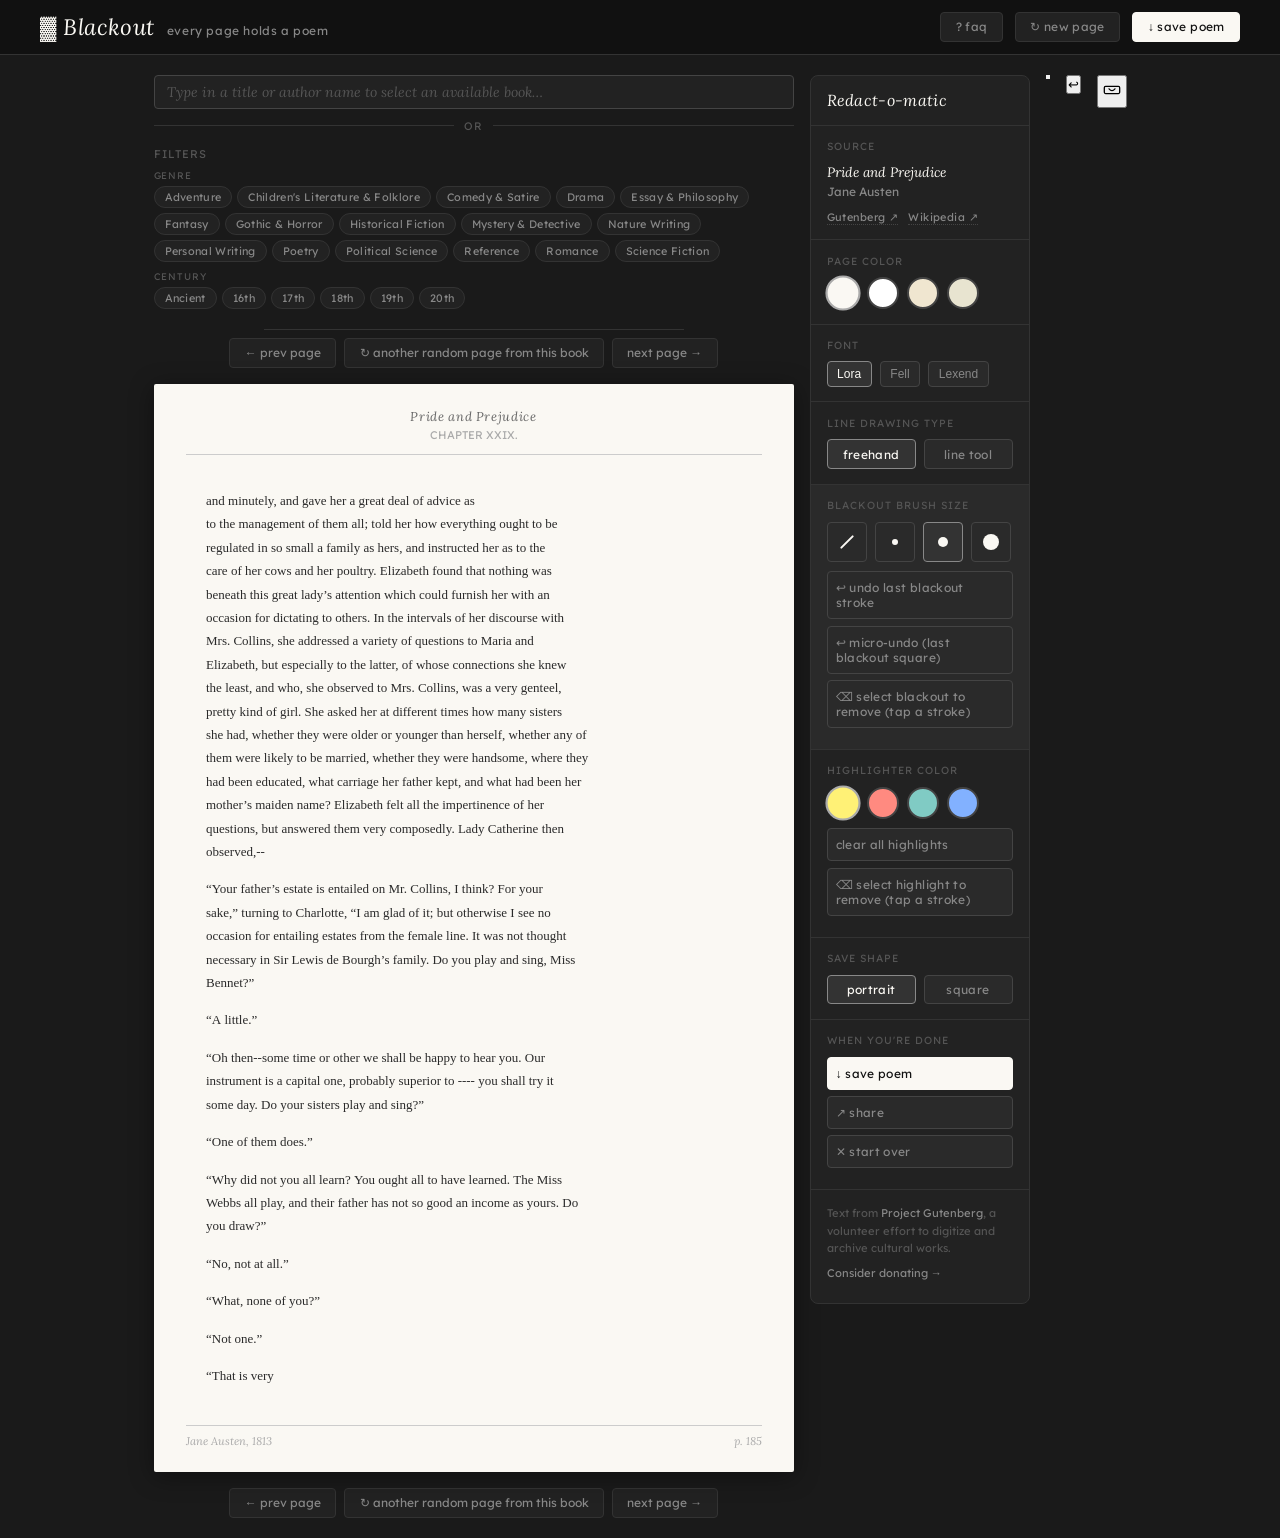
<file: index.html>
<!DOCTYPE html>
<html lang="en">
<head>
  <meta charset="UTF-8">
  <meta name="viewport" content="width=device-width, initial-scale=1.0">
  <title>Blackout</title>
  <link rel="icon" type="image/svg+xml" href="favicon.svg">
  <link href="https://fonts.googleapis.com/css2?family=Lora:ital@0;1&family=IM+Fell+English:ital@0;1&family=Lexend&display=swap" rel="stylesheet">
  <link rel="stylesheet" href="css/style.css?v=1">
  <style>
    /* ── book search + filter additions ── */
    .search-bar {
      display: flex;
      gap: 8px;
      align-items: center;
      margin-bottom: 10px;
      flex-wrap: wrap;
    }
    .book-search-wrap {
      position: relative;
      flex: 1;
      min-width: 200px;
    }
    .book-search-input {
      width: 100%;
      background: var(--bg-panel);
      border: 1px solid var(--border-mid);
      border-radius: 4px;
      color: var(--text-light);
      font-family: 'Lora', Georgia, serif;
      font-style: italic;
      font-size: 0.88rem;
      padding: 7px 12px;
      outline: none;
      transition: border-color 0.15s;
    }
    .book-search-input::placeholder { color: var(--text-dim); }
    .book-search-input:focus { border-color: #888; }
    .autocomplete-list {
      display: none;
      position: absolute;
      top: 100%;
      left: 0;
      right: 0;
      background: var(--bg-panel-light);
      border: 1px solid var(--border-mid);
      border-top: none;
      z-index: 200;
      max-height: 260px;
      overflow-y: auto;
    }
    .autocomplete-list.open { display: block; }
    .ac-item {
      padding: 8px 12px;
      cursor: pointer;
      border-bottom: 1px solid var(--border-dark);
    }
    .ac-item:hover { background: var(--bg-dark); }
    .ac-title {
      display: block;
      font-family: 'Lora', Georgia, serif;
      font-style: italic;
      font-size: 0.85rem;
      color: var(--text-light);
    }
    .ac-author {
      display: block;
      font-size: 0.7rem;
      color: var(--text-mid);
      margin-top: 2px;
    }
    /* filter chips */
    .filter-section {
      margin-bottom: 8px;
    }
    .filter-section-label {
      font-size: 0.6rem;
      letter-spacing: 0.1em;
      text-transform: uppercase;
      color: var(--text-dim);
      margin-bottom: 5px;
    }
    .chip-row {
      display: flex;
      flex-wrap: wrap;
      gap: 5px;
    }
    .filter-chip {
      background: var(--bg-panel);
      border: 1px solid var(--border-dark);
      color: var(--text-mid);
      padding: 3px 10px;
      border-radius: 999px;
      font-size: 0.68rem;
      font-family: var(--font-ui);
      cursor: pointer;
      letter-spacing: 0.03em;
      transition: all 0.12s;
    }
    .filter-chip:hover { border-color: var(--border-mid); color: var(--text-light); }
    .filter-chip.active { background: var(--bg-panel-light); border-color: #888; color: var(--text-light); }
    .clear-filters-btn {
      display: inline-flex;
      align-items: center;
      gap: 6px;
      background: var(--bg-panel);
      border: 1px solid var(--border-mid);
      color: var(--text-mid);
      padding: 0.35rem 0.8rem;
      border-radius: 20px;
      font-size: 0.7rem;
      font-family: var(--font-ui);
      cursor: pointer;
      letter-spacing: 0.04em;
      margin-top: 0.6rem;
      transition: all 0.15s;
    }
    .clear-filters-btn:hover {
      border-color: #888;
      color: var(--text-light);
      background: var(--bg-panel-light);
    }
    /* filters accordion wrapper (desktop: always open, see style.css) */
    .filters-summary {
      list-style: none;
      cursor: default;
      display: flex;
      align-items: center;
      gap: 8px;
      font-size: 0.7rem;
      letter-spacing: 0.1em;
      text-transform: uppercase;
      color: var(--text-dim);
      margin-bottom: 8px;
    }
    .filters-summary::-webkit-details-marker {
      display: none;
    }
    .filters-count-badge {
      background: var(--bg-panel-light);
      color: var(--text-light);
      border-radius: 999px;
      font-size: 0.65rem;
      padding: 1px 7px;
      text-transform: none;
      letter-spacing: normal;
    }
    /* or divider between search and filters */
    .or-divider {
      display: flex;
      align-items: center;
      gap: 10px;
      margin: 10px 0 14px;
      color: var(--text-dim);
      font-size: 0.68rem;
      letter-spacing: 0.1em;
      text-transform: uppercase;
    }
    .or-divider::before,
    .or-divider::after {
      content: '';
      flex: 1;
      height: 1px;
      background: var(--border-dark);
    }
    /* sidebar links */
    .sidebar-link {
      display: inline-block;
      font-size: 0.68rem;
      color: var(--text-mid);
      text-decoration: none;
      border-bottom: 1px dotted var(--border-mid);
      margin-right: 10px;
      letter-spacing: 0.04em;
    }
    .sidebar-link:hover { color: var(--text-light); border-bottom-color: #888; }
    #sidebar-book-links { margin-top: 6px; }
  </style>
</head>
<body>

  <header>
    <div class="header-inner">
      <div class="header-brand">
        <span class="site-name">▓ Blackout</span>
        <span class="site-tagline">every page holds a poem</span>
      </div>
      <nav class="header-nav">
        <a href="faq.html" class="nav-btn">? faq</a>
        <button id="btn-new-random" class="nav-btn">↻ new page</button>
        <button id="btn-save" class="nav-btn nav-btn-primary">↓ save poem</button>
      </nav>
    </div>
  </header>

  <div id="storage-warning" class="storage-warning" style="display:none;">
    <span>⚠ Your browser isn't saving progress right now (private browsing or storage may be blocked) — save your poem before navigating away.</span>
    <button id="storage-warning-dismiss" aria-label="Dismiss">×</button>
  </div>

  <main>
    <div class="app-layout">

      <!-- Book page / canvas area -->
      <div class="page-area">

        <!-- Book search -->
        <div class="search-bar">
          <div class="book-search-wrap">
            <input type="text" id="book-search" class="book-search-input"
              placeholder="Type in a title or author name to select an available book…"
              autocomplete="off">
            <div id="autocomplete-list" class="autocomplete-list"></div>
          </div>
        </div>

        <div class="or-divider"><span>or</span></div>

        <!-- Genre + century filters, collapsible as one group on mobile -->
        <details open class="filters-accordion" id="filters-accordion">
          <summary class="filters-summary">
            Filters
            <span id="filters-count-badge" class="filters-count-badge" style="display:none;">0</span>
          </summary>

          <div class="filter-section">
            <div class="filter-section-label">Genre</div>
            <div class="chip-row" id="genre-chips"></div>
          </div>

          <div class="filter-section">
            <div class="filter-section-label">Century</div>
            <div class="chip-row" id="century-chips"></div>
          </div>

          <!-- Clear filters — own container, so it survives the chip rows
               being rebuilt via innerHTML whenever the manifest loads -->
          <button class="clear-filters-btn" id="clear-filters" style="display:none">✕ clear filters</button>
        </details>

        <!-- Loading state -->
        <div id="loading-state" class="loading-state">
          <p>finding a page…</p>
        </div>

        <!-- Error state -->
        <div id="error-state" class="error-state" style="display:none;">
          <p id="error-message">Something went wrong.</p>
          <button id="btn-retry" class="nav-btn" style="margin-top:12px">try again</button>
        </div>

        <!-- Navigation between pages (top) -->
        <div id="page-nav-divider" class="page-nav-divider" style="display:none;"></div>
        <div id="page-nav-top" class="page-nav page-nav-top" style="display:none;">
          <button id="btn-prev-top" class="page-nav-btn">← prev page</button>
          <button id="btn-same-random-top" class="page-nav-btn">↻ another random page from this book</button>
          <button id="btn-next-top" class="page-nav-btn">next page →</button>
        </div>

        <!-- The book page -->
        <div id="book-page" class="book-page" style="display:none;">
          <div class="book-page-header">
            <div id="book-title" class="book-title"></div>
            <div id="book-chapter" class="book-chapter"></div>
          </div>
          <canvas id="blackout-canvas"></canvas>
          <div class="book-page-footer">
            <div id="book-author" class="book-author"></div>
            <div id="page-number" class="page-number"></div>
          </div>
        </div>

        <!-- Navigation between pages -->
        <div id="page-nav" class="page-nav" style="display:none;">
          <button id="btn-prev" class="page-nav-btn">← prev page</button>
          <button id="btn-same-random" class="page-nav-btn">↻ another random page from this book</button>
          <button id="btn-next" class="page-nav-btn">next page →</button>
        </div>

      </div>

      <!-- Redact-o-matic sidebar -->
      <aside class="sidebar">

        <div class="sidebar-section sidebar-title-row">
          <div class="sidebar-title">Redact-o-matic</div>
          <button id="sidebar-close" class="sidebar-toggle-icon" aria-label="Close tools">▓</button>
        </div>

        <!-- Book info -->
        <details open class="sidebar-section" id="book-info" style="display:none;">
          <summary class="sidebar-label">source</summary>
          <div id="sidebar-book-title" class="sidebar-book-title"></div>
          <div id="sidebar-book-author" class="sidebar-book-author"></div>
          <div id="sidebar-book-links"></div>
        </details>

        <!-- Page color -->
        <details open class="sidebar-section">
          <summary class="sidebar-label">page color</summary>
          <div class="color-row">
            <button class="color-btn active" data-color="#faf8f3" title="cream" style="background:#faf8f3;"></button>
            <button class="color-btn" data-color="#ffffff" title="white" style="background:#ffffff;"></button>
            <button class="color-btn" data-color="#f0e6d0" title="aged" style="background:#f0e6d0;"></button>
            <button class="color-btn" data-color="#e8e4d0" title="newsprint" style="background:#e8e4d0;"></button>
          </div>
        </details>

        <!-- Font -->
        <details open class="sidebar-section">
          <summary class="sidebar-label">font</summary>
          <div class="font-row">
            <button class="font-btn active" data-font="Lora" title="Font locks after your first stroke — undo all strokes to change">Lora</button>
            <button class="font-btn" data-font="IM Fell English" title="Font locks after your first stroke — undo all strokes to change">Fell</button>
            <button class="font-btn" data-font="Lexend" title="Font locks after your first stroke — undo all strokes to change">Lexend</button>
          </div>
        </details>

        <!-- Line drawing type -->
        <details open class="sidebar-section">
          <summary class="sidebar-label">line drawing type</summary>
          <div class="linemode-row">
            <button id="linemode-freehand" class="linemode-btn active" data-linemode="freehand">freehand</button>
            <button id="linemode-line" class="linemode-btn" data-linemode="line">line tool</button>
          </div>
        </details>

        <!-- Blackout tools (brush size + editing, one container — no internal divider) -->
        <details open class="sidebar-section" id="section-blackout">
          <summary class="sidebar-label">blackout brush size</summary>
          <div class="brush-row">
            <button class="brush-btn" data-size="3" title="pen">
              <span class="brush-dot brush-pen"></span>
            </button>
            <button class="brush-btn" data-size="10" title="small">
              <span class="brush-dot brush-sm"></span>
            </button>
            <button class="brush-btn active" data-size="16" title="medium">
              <span class="brush-dot brush-md"></span>
            </button>
            <button class="brush-btn" data-size="24" title="large">
              <span class="brush-dot brush-lg"></span>
            </button>
          </div>
          <button id="btn-undo" class="sidebar-action-btn">↩ undo last blackout stroke</button>
          <button id="btn-micro-undo" class="sidebar-action-btn">↩ micro-undo (last blackout square)</button>
          <button id="btn-unbrush-ink" class="sidebar-action-btn unbrush-btn">⌫ select blackout to remove (tap a stroke)</button>
        </details>

        <!-- Highlighter color -->
        <details open class="sidebar-section" id="section-highlight">
          <summary class="sidebar-label">highlighter color</summary>
          <div class="color-row">
            <button class="highlight-color-btn active" data-color="#fff176" title="yellow" style="background:#fff176;"></button>
            <button class="highlight-color-btn" data-color="#ff8a80" title="pink" style="background:#ff8a80;"></button>
            <button class="highlight-color-btn" data-color="#80cbc4" title="green" style="background:#80cbc4;"></button>
            <button class="highlight-color-btn" data-color="#82b1ff" title="blue" style="background:#82b1ff;"></button>
          </div>
          <button id="btn-clear-highlights" class="sidebar-action-btn">clear all highlights</button>
          <button id="btn-unbrush-highlight" class="sidebar-action-btn unbrush-btn">⌫ select highlight to remove (tap a stroke)</button>
        </details>

        <!-- Save shape -->
        <details open class="sidebar-section">
          <summary class="sidebar-label">save shape</summary>
          <div class="shape-row">
            <button id="shape-portrait" class="shape-btn active" data-shape="portrait">portrait</button>
            <button id="shape-square" class="shape-btn" data-shape="square">square</button>
          </div>
        </details>

        <!-- Actions -->
        <details open class="sidebar-section">
          <summary class="sidebar-label">when you're done</summary>
          <button id="btn-save-sidebar" class="sidebar-action-btn sidebar-action-primary">↓ save poem</button>
          <button id="btn-share" class="sidebar-action-btn">↗ share</button>
          <button id="btn-start-over" class="sidebar-action-btn">✕ start over</button>
        </details>

        <!-- Attribution -->
        <div class="sidebar-section sidebar-attribution">
          <p>Text from <a href="https://www.gutenberg.org" target="_blank">Project Gutenberg</a>, a volunteer effort to digitize and archive cultural works.</p>
          <p><a href="https://www.gutenberg.org/donate/" target="_blank">Consider donating →</a></p>
        </div>

      </aside>

      <button id="sidebar-open-fab" class="sidebar-fab" aria-label="Show quick tools">▓</button>

      <!-- Quick-access cluster, revealed by tapping the ▓ button — closest
           to farthest: switch tool, undo, open the full tools drawer -->
      <button id="fab-toggle" class="fab-mini fab-toggle-btn" aria-label="Switch between blackout and highlighter">
        <span id="fab-toggle-dot" class="fab-toggle-dot"></span>
      </button>
      <button id="fab-undo" class="fab-mini fab-undo-btn" aria-label="Undo">↩</button>
      <button id="fab-drawer" class="fab-mini fab-drawer-btn" aria-label="Open tools drawer">
        <svg viewBox="0 0 44 44" width="26" height="26">
          <rect x="9" y="16" width="26" height="12" rx="2" fill="none" stroke="currentColor" stroke-width="2.2"/>
          <path d="M 17 20 Q 22 26 27 20" fill="none" stroke="currentColor" stroke-width="2.2" stroke-linecap="round"/>
        </svg>
      </button>

    </div>
  </main>

  <script src="js/gutenberg.js?v=1"></script>
  <script src="js/canvas.js?v=1"></script>
  <script src="js/app.js?v=1"></script>

</body>
</html>
</file>
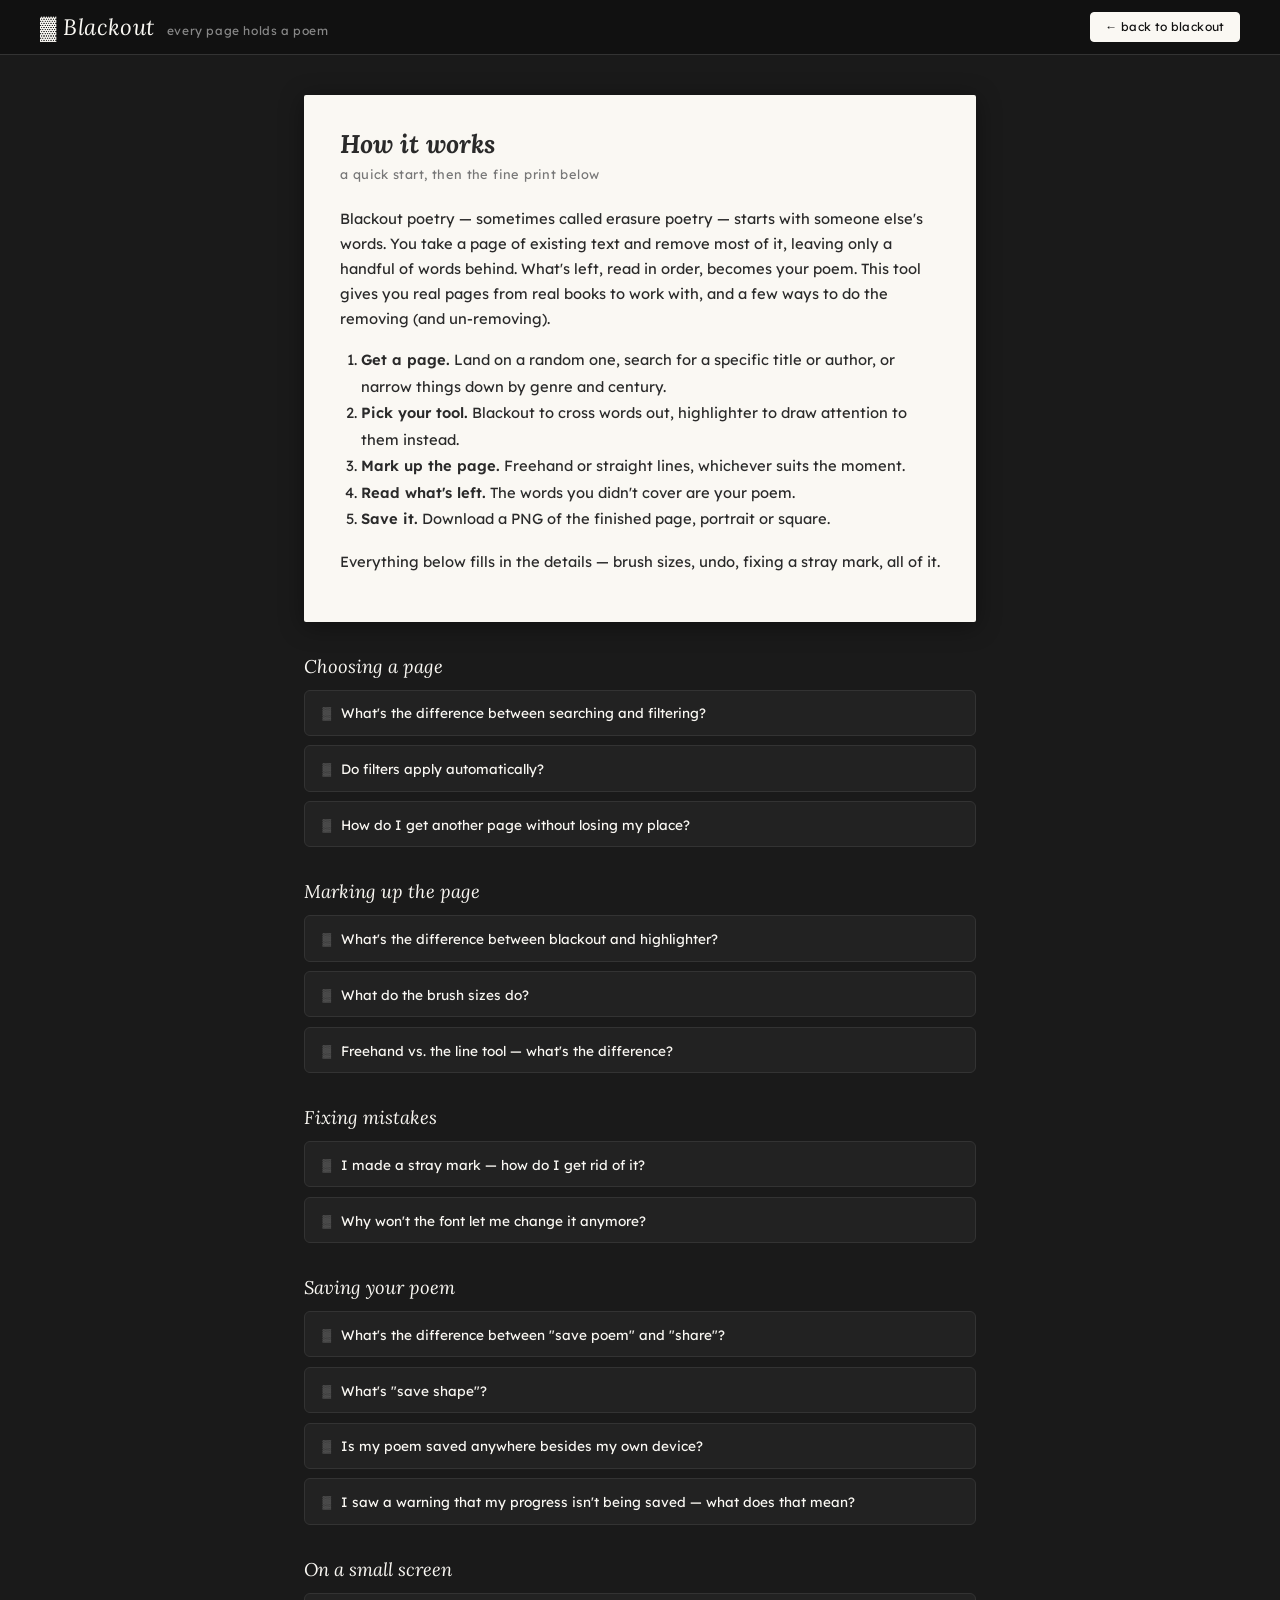
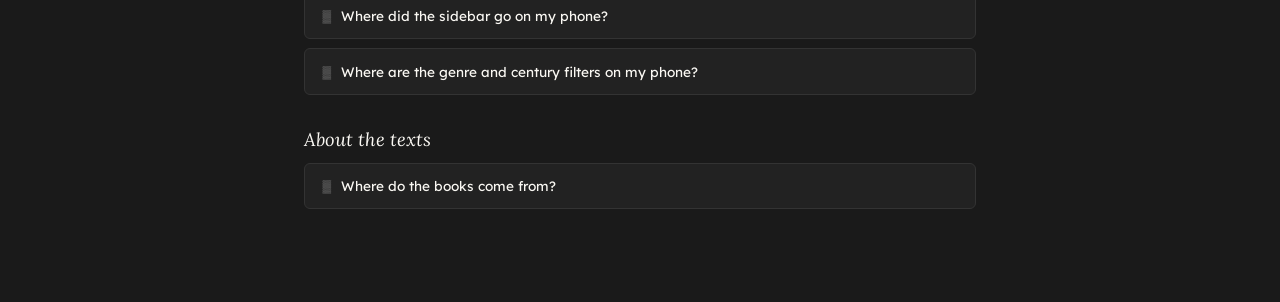
<file: faq.html>
<!DOCTYPE html>
<html lang="en">
<head>
  <meta charset="UTF-8">
  <meta name="viewport" content="width=device-width, initial-scale=1.0">
  <title>FAQ — Blackout</title>
  <link rel="icon" type="image/svg+xml" href="favicon.svg">
  <link href="https://fonts.googleapis.com/css2?family=Lora:ital@0;1&family=IM+Fell+English:ital@0;1&family=Lexend&display=swap" rel="stylesheet">
  <link rel="stylesheet" href="css/style.css?v=1">
  <style>
    .faq-layout {
      max-width: 720px;
      margin: 0 auto;
      padding: 1.25rem 1.5rem 4rem;
    }

    .faq-intro {
      background: var(--cream);
      color: #2a2a2a;
      border-radius: 2px;
      padding: 2rem 2.25rem;
      box-shadow: 0 4px 24px rgba(0,0,0,0.4);
      margin-bottom: 2rem;
    }

    .faq-intro h1 {
      font-family: 'Lora', Georgia, serif;
      font-style: italic;
      font-size: 1.6rem;
      margin-bottom: 0.4rem;
    }

    .faq-intro .faq-subtitle {
      font-size: 0.8rem;
      color: #777;
      letter-spacing: 0.03em;
      margin-bottom: 1.5rem;
    }

    .faq-intro p {
      line-height: 1.7;
      margin-bottom: 1rem;
      font-size: 0.92rem;
    }

    .faq-intro ol {
      margin: 0 0 1rem 1.3rem;
      line-height: 1.8;
      font-size: 0.92rem;
    }

    .faq-intro strong {
      font-weight: 600;
    }

    .faq-section-label {
      font-family: 'Lora', Georgia, serif;
      font-style: italic;
      font-size: 1.15rem;
      color: var(--text-light);
      margin: 2rem 0 0.75rem;
    }

    .faq-item {
      background: var(--bg-panel);
      border: 1px solid var(--border-dark);
      border-radius: 6px;
      margin-bottom: 0.6rem;
      overflow: hidden;
    }

    .faq-item summary {
      padding: 0.85rem 1.1rem;
      cursor: pointer;
      font-family: var(--font-ui);
      font-size: 0.85rem;
      color: var(--text-light);
      list-style: none;
      display: flex;
      align-items: center;
      gap: 0.6rem;
      transition: background 0.15s;
    }

    .faq-item summary::-webkit-details-marker { display: none; }

    .faq-item summary::before {
      content: '▓';
      color: var(--text-dim);
      font-size: 0.75rem;
      flex-shrink: 0;
      transition: color 0.15s;
    }

    .faq-item:hover summary,
    .faq-item[open] summary {
      background: var(--bg-panel-light);
    }

    .faq-item[open] summary::before {
      color: var(--text-light);
    }

    .faq-answer {
      padding: 0 1.1rem 1rem 2.5rem;
      color: var(--text-mid);
      font-size: 0.85rem;
      line-height: 1.7;
    }

    .faq-answer p {
      margin-bottom: 0.6rem;
    }

    .faq-answer p:last-child {
      margin-bottom: 0;
    }

    .faq-answer code {
      background: var(--bg-panel-light);
      padding: 0.1em 0.4em;
      border-radius: 3px;
      font-size: 0.9em;
      color: var(--text-light);
    }
  </style>
</head>
<body>

  <header>
    <div class="header-inner">
      <div class="header-brand">
        <span class="site-name">▓ Blackout</span>
        <span class="site-tagline">every page holds a poem</span>
      </div>
      <nav class="header-nav">
        <a href="index.html" class="nav-btn nav-btn-primary">← back to blackout</a>
      </nav>
    </div>
  </header>

  <main>
    <div class="faq-layout">

      <div class="faq-intro">
        <h1>How it works</h1>
        <div class="faq-subtitle">a quick start, then the fine print below</div>

        <p>Blackout poetry — sometimes called erasure poetry — starts with someone else's words. You take a page of existing text and remove most of it, leaving only a handful of words behind. What's left, read in order, becomes your poem. This tool gives you real pages from real books to work with, and a few ways to do the removing (and un-removing).</p>

        <ol>
          <li><strong>Get a page.</strong> Land on a random one, search for a specific title or author, or narrow things down by genre and century.</li>
          <li><strong>Pick your tool.</strong> Blackout to cross words out, highlighter to draw attention to them instead.</li>
          <li><strong>Mark up the page.</strong> Freehand or straight lines, whichever suits the moment.</li>
          <li><strong>Read what's left.</strong> The words you didn't cover are your poem.</li>
          <li><strong>Save it.</strong> Download a PNG of the finished page, portrait or square.</li>
        </ol>

        <p>Everything below fills in the details — brush sizes, undo, fixing a stray mark, all of it.</p>
      </div>

      <div class="faq-section-label">Choosing a page</div>

      <details class="faq-item">
        <summary>What's the difference between searching and filtering?</summary>
        <div class="faq-answer">
          <p>Search picks one exact book — type a title or author and select it from the list, and you'll get pages from that book specifically.</p>
          <p>Filters (genre, century) narrow a <em>pool</em> instead — check a few boxes and you'll get a random page from any book that matches. They're separate paths: picking a search result clears any filters, and picking a filter clears the search box.</p>
        </div>
      </details>

      <details class="faq-item">
        <summary>Do filters apply automatically?</summary>
        <div class="faq-answer">
          <p>Yes — the moment you click a genre or century chip (or clear them), a new random page loads under the new constraints. No extra "apply" step.</p>
        </div>
      </details>

      <details class="faq-item">
        <summary>How do I get another page without losing my place?</summary>
        <div class="faq-answer">
          <p>The <code>← prev page</code> / <code>another random page from this book</code> / <code>next page →</code> row (it appears both above and below the page) all stay within whatever book you're currently reading. The header's <code>new page</code> button is the wider one — it'll jump to a totally new book if you haven't searched or filtered for something specific.</p>
        </div>
      </details>

      <div class="faq-section-label">Marking up the page</div>

      <details class="faq-item">
        <summary>What's the difference between blackout and highlighter?</summary>
        <div class="faq-answer">
          <p>Blackout covers words completely — the classic redacted look. Highlighter is translucent and sits under the text, so the words stay readable but get a wash of color over them. Use whichever fits the poem you're after; nothing stops you from using both on the same page.</p>
        </div>
      </details>

      <details class="faq-item">
        <summary>What do the brush sizes do?</summary>
        <div class="faq-answer">
          <p>Blackout has four: a thin ballpoint-pen line, plus small, medium, and large squares — useful for anything from crossing out a single letter to blacking out a whole line. Highlighter uses one fixed size, since it's meant to mark words, not cover them precisely.</p>
        </div>
      </details>

      <details class="faq-item">
        <summary>Freehand vs. the line tool — what's the difference?</summary>
        <div class="faq-answer">
          <p>Freehand follows your mouse or finger exactly, for the loose, scribbled look most blackout poetry has. The line tool instead draws a perfectly straight line between two clicks — click once to start, click again to finish. It's handy for cleanly striking through a whole line of text.</p>
          <p>Switch between them any time under <strong>line drawing type</strong>. Started a line by mistake? Press <code>Escape</code> to cancel it before the second click.</p>
        </div>
      </details>

      <div class="faq-section-label">Fixing mistakes</div>

      <details class="faq-item">
        <summary>I made a stray mark — how do I get rid of it?</summary>
        <div class="faq-answer">
          <p>A few options, depending on what you need:</p>
          <p><strong>Undo last blackout stroke</strong> removes your most recent ink mark entirely. <strong>Micro-undo</strong> removes it one small square at a time, if you only want to trim part of a stroke rather than the whole thing.</p>
          <p><strong>Select blackout to remove</strong> (or the highlighter equivalent) lets you tap directly on any stroke — even an old one, not just your last — to delete just that one.</p>
          <p><strong>Clear all highlights</strong> wipes every highlight mark on the page in one go, if you'd rather start that layer over completely.</p>
        </div>
      </details>

      <details class="faq-item">
        <summary>Why won't the font let me change it anymore?</summary>
        <div class="faq-answer">
          <p>Once you've made your first blackout stroke, the font locks — changing it mid-poem would shift the text underneath and throw off everything you've already covered. Undo every stroke and it unlocks again. Highlighter marks don't lock the font, since they don't cover the text.</p>
        </div>
      </details>

      <div class="faq-section-label">Saving your poem</div>

      <details class="faq-item">
        <summary>What's the difference between "save poem" and "share"?</summary>
        <div class="faq-answer">
          <p><code>save poem</code> always saves the finished image to your device. On most browsers that's a direct download, no extra dialog — but on an iPhone or iPad it opens the share sheet instead and asks you to tap "Save Image," since that's the only way a website can actually save a photo into your Photos library there. <code>share</code> always opens that same native share sheet, on any device, so you can send the image straight to Messages, AirDrop, or wherever else, rather than just saving it.</p>
        </div>
      </details>

      <details class="faq-item">
        <summary>What's "save shape"?</summary>
        <div class="faq-answer">
          <p>Portrait keeps the image's natural height — most pages are taller than they are wide. Square fits everything into a 1:1 frame — but instead of always padding or shrinking, it automatically checks whether splitting the page into two side-by-side halves (like an open book) would waste less space than padding a single tall column would. On a narrow screen, splitting usually wins; on a wide screen, or for a short poem, plain padding usually wins. Either way, the text itself never shrinks — only the layout changes.</p>
        </div>
      </details>

      <details class="faq-item">
        <summary>Is my poem saved anywhere besides my own device?</summary>
        <div class="faq-answer">
          <p>No — everything happens right in your browser. Your in-progress poem is kept in your browser's local storage purely so it's still there if you reload the page; nothing gets sent anywhere until you explicitly choose to save or share the finished image yourself.</p>
        </div>
      </details>

      <details class="faq-item">
        <summary>I saw a warning that my progress isn't being saved — what does that mean?</summary>
        <div class="faq-answer">
          <p>Some browser settings — private/incognito windows especially — block the local storage this tool uses to remember your in-progress poem between reloads. If you see that warning, your work is still fine as long as you don't reload or close the tab; just save the image when you're done rather than counting on it still being there later.</p>
        </div>
      </details>

      <div class="faq-section-label">On a small screen</div>

      <details class="faq-item">
        <summary>Where did the sidebar go on my phone?</summary>
        <div class="faq-answer">
          <p>It's tucked behind the small ▓ button in the bottom corner. Tap it once and three small buttons appear above it: a pen/highlighter switch, undo, and a button shaped like a little open drawer — that one opens the full set of tools (colors, brush sizes, fonts, save shape, all of it) as a full-screen panel. Tap ▓ again to put the quick buttons away.</p>
          <p>The pen/highlighter and undo buttons are there for the fast back-and-forth of actually drawing, so you're not opening the full panel for every small adjustment — they stay put once revealed, so after the first tap, switching tools or undoing is back to a single tap each.</p>
        </div>
      </details>

      <details class="faq-item">
        <summary>Where are the genre and century filters on my phone?</summary>
        <div class="faq-answer">
          <p>They collapse into a single "Filters" row above the page, with a small number badge showing how many are currently active. Tap it to expand the genre and century chips, same as on a larger screen — they just stay out of the way until you need them.</p>
        </div>
      </details>

      <div class="faq-section-label">About the texts</div>

      <details class="faq-item">
        <summary>Where do the books come from?</summary>
        <div class="faq-answer">
          <p>Every text here comes from <a href="https://www.gutenberg.org" target="_blank" class="sidebar-link">Project Gutenberg</a>, a volunteer effort that digitizes and freely shares public-domain books. If you end up loving this tool, consider <a href="https://www.gutenberg.org/donate/" target="_blank" class="sidebar-link">donating to them</a> — none of this exists without their work.</p>
        </div>
      </details>

    </div>
  </main>

</body>
</html>
</file>
<file: css/style.css>
*, *::before, *::after { box-sizing: border-box; margin: 0; padding: 0; }

:root {
  --bg-dark: #1a1a1a;
  --bg-darker: #111;
  --bg-panel: #222;
  --bg-panel-light: #2a2a2a;
  --border-dark: #333;
  --border-mid: #444;
  --text-light: #faf8f3;
  --text-mid: #888;
  --text-dim: #555;
  --cream: #faf8f3;
  --font-ui: 'Lexend', Arial, sans-serif;
}

body {
  background: var(--bg-dark);
  color: var(--text-light);
  font-family: var(--font-ui);
  min-height: 100vh;
  display: flex;
  flex-direction: column;
}

/* ── HEADER ─────────────────────────────── */
header {
  background: var(--bg-darker);
  border-bottom: 1px solid var(--border-dark);
  padding: 0.75rem 1.5rem;
  position: sticky;
  top: 0;
  z-index: 100;
}

.header-inner {
  display: flex;
  align-items: center;
  justify-content: space-between;
  max-width: 1200px;
  margin: 0 auto;
}

.header-brand {
  display: flex;
  align-items: baseline;
  gap: 0.75rem;
}

.site-name {
  font-family: 'Lora', Georgia, serif;
  font-style: italic;
  font-size: 1.4rem;
  color: var(--text-light);
  letter-spacing: 0.02em;
}

.site-tagline {
  font-size: 0.75rem;
  color: var(--text-mid);
  letter-spacing: 0.05em;
}

.header-nav {
  display: flex;
  gap: 0.75rem;
  align-items: center;
}

.nav-btn {
  background: var(--bg-panel);
  border: 1px solid var(--border-dark);
  color: var(--text-mid);
  padding: 0.4rem 0.9rem;
  border-radius: 4px;
  font-size: 0.75rem;
  font-family: var(--font-ui);
  cursor: pointer;
  letter-spacing: 0.03em;
  transition: all 0.15s;
  text-decoration: none;
  display: inline-block;
}

.nav-btn:hover {
  border-color: var(--border-mid);
  color: var(--text-light);
}

.nav-btn-primary {
  background: var(--cream);
  color: var(--bg-darker);
  border-color: var(--cream);
}

.nav-btn-primary:hover {
  background: #f0ece4;
  color: var(--bg-darker);
}

/* ── STORAGE WARNING ─────────────────────── */
.storage-warning {
  background: #4a3620;
  color: #f0c98a;
  border-bottom: 1px solid #6b4e2a;
  padding: 0.5rem 1.5rem;
  font-size: 0.78rem;
  display: flex;
  align-items: center;
  justify-content: center;
  gap: 12px;
  text-align: center;
}

.storage-warning button {
  background: none;
  border: none;
  color: inherit;
  font-size: 1rem;
  line-height: 1;
  padding: 0 4px;
  cursor: pointer;
  flex-shrink: 0;
}

.storage-warning button:hover {
  color: #fff;
}

/* ── LAYOUT ──────────────────────────────── */
main {
  flex: 1;
  padding: 1.25rem 1.5rem;
}

.app-layout {
  display: flex;
  justify-content: center;
  align-items: start;
  gap: 1rem;
  max-width: 1400px;
  margin: 0 auto;
}

.page-area {
  flex: 0 1 640px;
  min-width: 280px;
}

.sidebar {
  flex: 0 1 220px;
  min-width: 180px;
}

/* ── FILTER BAR ──────────────────────────── */
.filter-bar {
  display: flex;
  gap: 0.5rem;
  margin-bottom: 1rem;
  flex-wrap: wrap;
}

.filter-btn {
  background: var(--bg-panel);
  border: 1px solid var(--border-dark);
  color: var(--text-mid);
  padding: 0.25rem 0.75rem;
  border-radius: 20px;
  font-size: 0.7rem;
  font-family: var(--font-ui);
  cursor: pointer;
  letter-spacing: 0.05em;
  transition: all 0.15s;
}

.filter-btn:hover {
  border-color: var(--border-mid);
  color: var(--text-light);
}

.filter-btn.active {
  background: var(--bg-panel-light);
  border-color: #666;
  color: var(--text-light);
}

/* ── LOADING / ERROR ─────────────────────── */
.loading-state, .error-state {
  background: var(--bg-panel);
  border-radius: 4px;
  padding: 3rem;
  text-align: center;
  color: var(--text-mid);
  font-size: 0.85rem;
  font-family: 'Lora', Georgia, serif;
  font-style: italic;
}

/* ── BOOK PAGE ───────────────────────────── */
.book-page {
  background: var(--cream);
  border-radius: 2px;
  padding: 1.5rem 2rem;
  position: relative;
  box-shadow: 0 4px 24px rgba(0,0,0,0.4);
}

.book-page-header {
  text-align: center;
  margin-bottom: 1.25rem;
  padding-bottom: 0.75rem;
  border-bottom: 1px solid #ccc;
}

.book-title {
  font-family: 'Lora', Georgia, serif;
  font-style: italic;
  font-size: 0.8rem;
  color: #666;
  letter-spacing: 0.05em;
}

.book-chapter {
  font-size: 0.7rem;
  color: #aaa;
  font-family: var(--font-ui);
  margin-top: 0.2rem;
}

#blackout-canvas {
  display: block;
  width: 100%;
  cursor: crosshair;
}

.book-page.unbrush-active #blackout-canvas {
  cursor: cell;
}

.book-page-footer {
  display: flex;
  justify-content: space-between;
  align-items: center;
  margin-top: 0.75rem;
  padding-top: 0.5rem;
  border-top: 1px solid #ccc;
}

.book-author {
  font-size: 0.7rem;
  color: #aaa;
  font-style: italic;
  font-family: 'Lora', Georgia, serif;
}

.page-number {
  font-size: 0.7rem;
  color: #aaa;
  font-style: italic;
  font-family: 'Lora', Georgia, serif;
}

/* ── PAGE NAV ────────────────────────────── */
.page-nav {
  display: flex;
  gap: 0.5rem;
  margin-top: 1rem;
  justify-content: center;
  flex-wrap: wrap;
}

.page-nav-top {
  margin-top: 0.5rem;
  margin-bottom: 1rem;
}

.page-nav-divider {
  width: min(85%, 420px);
  height: 1px;
  background: var(--border-dark);
  margin: 1.25rem auto 0;
}

.page-nav-btn {
  background: var(--bg-panel);
  border: 1px solid var(--border-dark);
  color: var(--text-mid);
  padding: 0.4rem 0.9rem;
  border-radius: 4px;
  font-size: 0.75rem;
  font-family: var(--font-ui);
  cursor: pointer;
  transition: all 0.15s;
}

.page-nav-btn:hover {
  border-color: var(--border-mid);
  color: var(--text-light);
}

/* ── SIDEBAR ─────────────────────────────── */
.sidebar {
  background: var(--bg-panel);
  border-radius: 8px;
  overflow: hidden;
  border: 1px solid var(--border-dark);
  position: sticky;
  top: 70px;
}

.sidebar-section {
  padding: 0.9rem 1rem;
  border-bottom: 1px solid var(--border-dark);
  transition: background 0.15s;
}

.sidebar-section.tool-section-active {
  background: var(--bg-panel-light);
}

.sidebar-section:last-child {
  border-bottom: none;
}

.sidebar-title {
  font-family: 'Lora', Georgia, serif;
  font-style: italic;
  font-size: 1rem;
  color: var(--text-light);
  letter-spacing: 0.02em;
}

.sidebar-title-row {
  display: flex;
  align-items: center;
  justify-content: space-between;
}

.sidebar-toggle-icon {
  display: none; /* only shown on mobile, see media query below */
  background: none;
  border: none;
  color: var(--text-light);
  font-size: 1.1rem;
  cursor: pointer;
  padding: 0.2rem 0.4rem;
  line-height: 1;
}

.sidebar-fab {
  display: none; /* only shown on mobile, see media query below */
}

.sidebar-label {
  font-size: 0.65rem;
  color: var(--text-dim);
  text-transform: uppercase;
  letter-spacing: 0.1em;
  margin-bottom: 0.6rem;
  display: block;
  list-style: none;
  cursor: default;
}

.sidebar-label::-webkit-details-marker {
  display: none;
}

.sidebar-book-title {
  font-family: 'Lora', Georgia, serif;
  font-style: italic;
  font-size: 0.85rem;
  color: var(--text-light);
  margin-bottom: 0.2rem;
}

.sidebar-book-author {
  font-size: 0.75rem;
  color: var(--text-mid);
}

/* ── BRUSH BUTTONS ───────────────────────── */
.brush-row {
  display: flex;
  gap: 0.5rem;
  margin-bottom: 0.6rem;
}

.brush-btn {
  width: 40px;
  height: 40px;
  background: var(--bg-panel-light);
  border: 1px solid var(--border-mid);
  border-radius: 4px;
  display: flex;
  align-items: center;
  justify-content: center;
  cursor: pointer;
  transition: all 0.15s;
}

.brush-btn:hover, .brush-btn.active {
  border-color: #888;
  background: #333;
}

.brush-dot {
  background: var(--cream);
  border-radius: 50%;
  display: block;
}

.brush-pen {
  width: 2px;
  height: 18px;
  border-radius: 1px;
  transform: rotate(45deg);
}
.brush-sm { width: 6px; height: 6px; }
.brush-md { width: 10px; height: 10px; }
.brush-lg { width: 16px; height: 16px; }

/* ── COLOR BUTTONS ───────────────────────── */
.color-row {
  display: flex;
  gap: 0.5rem;
}

.color-btn {
  width: 32px;
  height: 32px;
  border-radius: 50%;
  border: 2px solid var(--border-mid);
  cursor: pointer;
  transition: all 0.15s;
}

.color-btn:hover, .color-btn.active {
  border-color: #aaa;
  transform: scale(1.1);
}

.highlight-color-btn {
  width: 32px;
  height: 32px;
  border-radius: 50%;
  border: 2px solid var(--border-mid);
  cursor: pointer;
  transition: all 0.15s;
  margin-bottom: 0.6rem;
}

.highlight-color-btn:hover, .highlight-color-btn.active {
  border-color: #aaa;
  transform: scale(1.1);
}

/* ── LINE DRAWING TYPE TOGGLE ────────────── */
.linemode-row {
  display: flex;
  gap: 0.5rem;
}

.linemode-btn {
  flex: 1;
  background: var(--bg-panel-light);
  border: 1px solid var(--border-mid);
  color: var(--text-mid);
  padding: 0.4rem 0.5rem;
  border-radius: 4px;
  font-size: 0.75rem;
  font-family: var(--font-ui);
  cursor: pointer;
  transition: all 0.15s;
  letter-spacing: 0.03em;
}

.linemode-btn:hover, .linemode-btn.active {
  border-color: #888;
  color: var(--text-light);
  background: #333;
}

/* ── SAVE SHAPE TOGGLE ────────────────────── */
.shape-row {
  display: flex;
  gap: 0.5rem;
}

.shape-btn {
  flex: 1;
  background: var(--bg-panel-light);
  border: 1px solid var(--border-mid);
  color: var(--text-mid);
  padding: 0.4rem 0.5rem;
  border-radius: 4px;
  font-size: 0.75rem;
  font-family: var(--font-ui);
  cursor: pointer;
  transition: all 0.15s;
  letter-spacing: 0.03em;
}

.shape-btn:hover, .shape-btn.active {
  border-color: #888;
  color: var(--text-light);
  background: #333;
}

/* ── UNBRUSH BUTTONS ─────────────────────── */
.unbrush-btn.active {
  background: #4a2626;
  border-color: #a55;
  color: var(--text-light);
}

.unbrush-btn.active:hover {
  border-color: #c66;
}

/* ── FONT BUTTONS ────────────────────────── */
.font-row {
  display: flex;
  gap: 0.5rem;
  flex-wrap: wrap;
}

.font-btn {
  background: var(--bg-panel-light);
  border: 1px solid var(--border-mid);
  color: var(--text-mid);
  padding: 0.3rem 0.6rem;
  border-radius: 4px;
  font-size: 0.75rem;
  cursor: pointer;
  transition: all 0.15s;
}

.font-btn:hover, .font-btn.active {
  border-color: #888;
  color: var(--text-light);
  background: #333;
}

/* ── SIDEBAR ACTIONS ─────────────────────── */
.sidebar-action-btn {
  width: 100%;
  padding: 0.5rem;
  background: var(--bg-panel-light);
  border: 1px solid var(--border-mid);
  color: var(--text-mid);
  border-radius: 4px;
  font-size: 0.75rem;
  font-family: var(--font-ui);
  cursor: pointer;
  margin-bottom: 0.4rem;
  text-align: left;
  transition: all 0.15s;
  letter-spacing: 0.03em;
}

.sidebar-action-btn:hover {
  border-color: #888;
  color: var(--text-light);
}

.sidebar-action-primary {
  background: var(--cream);
  color: var(--bg-darker);
  border-color: var(--cream);
}

.sidebar-action-primary:hover {
  background: #f0ece4;
  color: var(--bg-darker);
}

/* ── ATTRIBUTION ─────────────────────────── */
.sidebar-attribution {
  font-size: 0.7rem;
  color: var(--text-dim);
  line-height: 1.6;
}

.sidebar-attribution a {
  color: var(--text-mid);
  text-decoration: none;
}

.sidebar-attribution a:hover {
  color: var(--text-light);
}

.sidebar-attribution p {
  margin-bottom: 0.4rem;
}

.font-btn.locked {
  opacity: 0.35;
  cursor: not-allowed;
}

/* ── DESKTOP: neutralize the accordion behavior ──────────────────
   .sidebar-section and .filters-accordion are <details> elements so a
   single mobile media query can turn them into an accordion. On desktop
   they default to `open` in the markup and just stay that way — this
   only stops a stray click on the label from toggling one closed. */
@media (min-width: 769px) {
  .sidebar-section summary,
  .filters-accordion summary {
    pointer-events: none;
  }
}

/* ── MOBILE LAYOUT ────────────────────────────────────────────── */
@media (max-width: 768px) {
  .header-inner {
    flex-wrap: wrap;
    row-gap: 0.5rem;
  }

  .header-brand {
    flex-direction: column;
    align-items: flex-start;
    gap: 0.1rem;
  }

  .site-tagline {
    font-size: 0.68rem;
  }

  .app-layout {
    flex-direction: column;
  }

  .page-area {
    flex: 1 1 auto;
    width: 100%;
    max-width: none;
  }

  /* The sidebar becomes a full-screen overlay on mobile, toggled by the
     floating ▓ button. Since it covers the whole viewport, the poem's
     scroll position never changes underneath it — opening and closing
     is a single tap either direction, nothing to scroll back to. */
  .sidebar {
    position: static;
    display: none;
    width: 100%;
    overflow: visible;
  }

  .sidebar.sidebar-open {
    display: block;
    position: fixed;
    top: 0;
    left: 0;
    right: 0;
    bottom: 0;
    z-index: 1000;
    overflow-y: auto;
    -webkit-overflow-scrolling: touch;
    border-radius: 0;
    border: none;
    padding-top: 0.5rem;
    padding-bottom: 2rem;
  }

  .sidebar-toggle-icon {
    display: inline-flex;
    align-items: center;
    justify-content: center;
  }

  .sidebar-fab {
    display: flex;
    position: fixed;
    bottom: 1.25rem;
    right: 1.25rem;
    width: 52px;
    height: 52px;
    border-radius: 50%;
    align-items: center;
    justify-content: center;
    background: var(--cream);
    color: var(--bg-darker);
    font-size: 1.3rem;
    border: none;
    cursor: pointer;
    box-shadow: 0 4px 16px rgba(0,0,0,0.5);
    z-index: 500;
  }

  /* Only one ▓ toggle visible at a time — the FAB hides itself once the
     sidebar (and its own inline ▓ close icon) is open. Relies on the FAB
     being a later sibling of .sidebar in the markup. */
  .sidebar.sidebar-open ~ .sidebar-fab {
    display: none;
  }

  /* Quick-access cluster — hidden until the main ▓ is tapped once
     (.expanded), and hidden again whenever the full drawer is open,
     same sibling-selector trick as the main FAB above. Nearest to
     farthest from the main button: switch tool, undo, open drawer. */
  .fab-mini {
    display: none;
    position: fixed;
    right: 24px;
    width: 44px;
    height: 44px;
    border-radius: 50%;
    align-items: center;
    justify-content: center;
    border: 1px solid var(--border-mid);
    cursor: pointer;
    z-index: 501;
    box-shadow: 0 2px 10px rgba(0,0,0,0.4);
    color: var(--text-light);
    font-size: 1.1rem;
  }

  .sidebar-fab.expanded ~ .fab-mini {
    display: flex;
  }

  .sidebar.sidebar-open ~ .fab-mini {
    display: none;
  }

  #fab-toggle {
    bottom: 86px;
    background: var(--bg-panel-light); /* neutral panel — matches the
      other two mini buttons; the dot inside carries the actual color,
      same pattern as every other color swatch in this app, so a black
      fill still reads clearly instead of vanishing into the page bg */
  }

  .fab-toggle-dot {
    width: 20px;
    height: 20px;
    border-radius: 50%;
    background: #1a1a1a;
    border: 1.5px solid #777;
  }

  #fab-undo {
    bottom: 144px;
    background: var(--bg-panel-light);
  }

  #fab-drawer {
    bottom: 202px;
    background: var(--bg-panel-light);
  }

  /* Accordion affordance for section/filter labels */
  .sidebar-label,
  .filters-summary {
    cursor: pointer;
    position: relative;
    padding-right: 1.1rem;
  }

  .sidebar-label::after,
  .filters-summary::after {
    content: '▸';
    position: absolute;
    right: 0;
    top: 0;
    color: var(--text-dim);
  }

  details[open] > .sidebar-label::after,
  .filters-accordion[open] > .filters-summary::after {
    content: '▾';
  }
}
</file>
